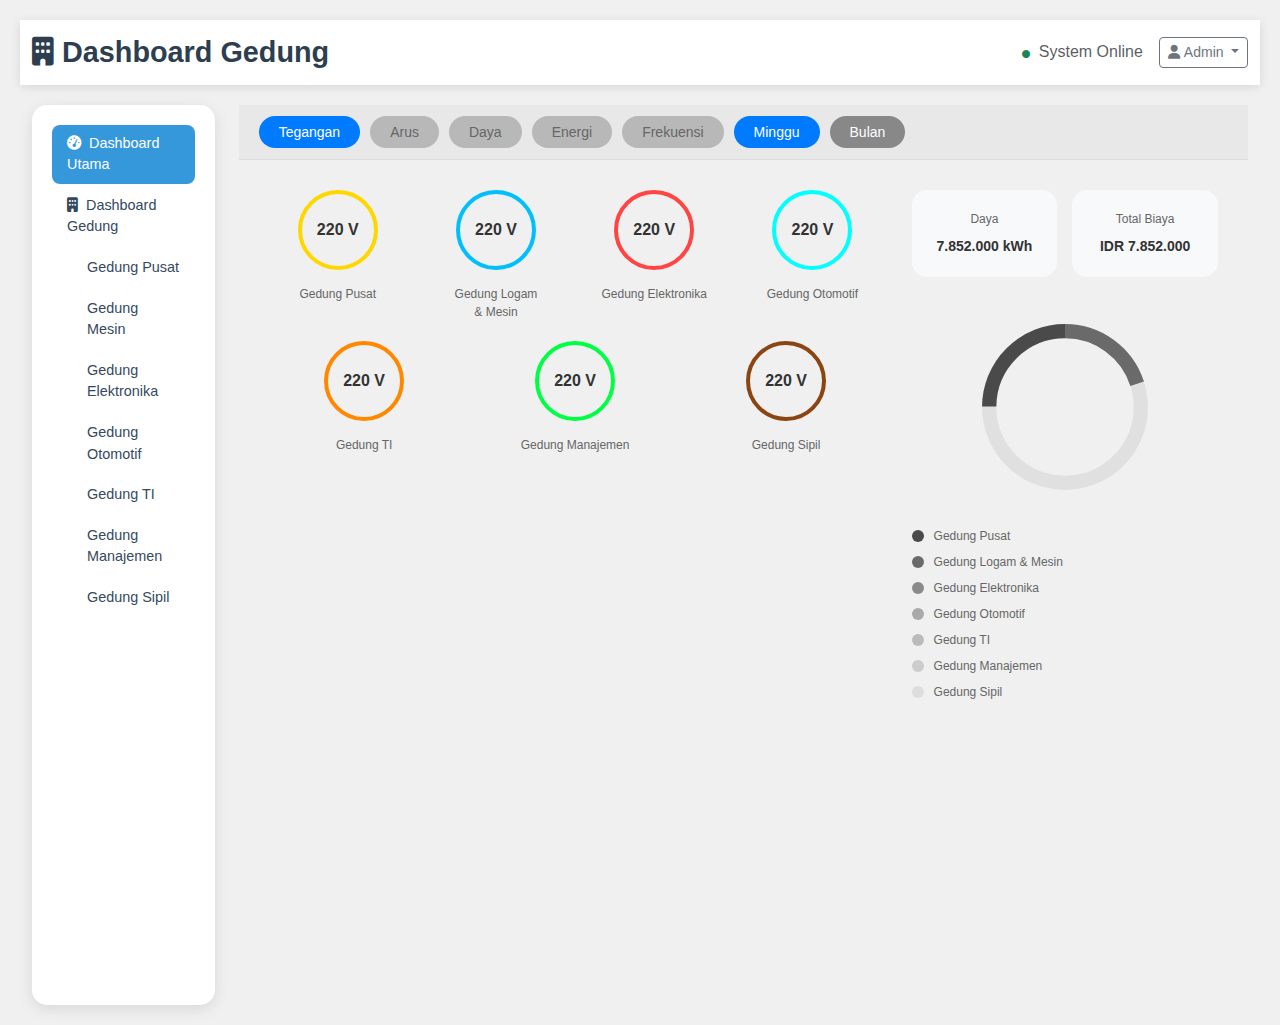
<file: templates/coba.html>
<!DOCTYPE html>
<html lang="id">
  <head>
    <meta charset="UTF-8" />
    <meta name="viewport" content="width=device-width, initial-scale=1.0" />
    <title>Dashboard Gedung</title>
    <link
      href="https://cdnjs.cloudflare.com/ajax/libs/bootstrap/5.3.0/css/bootstrap.min.css"
      rel="stylesheet"
    />
    <link
      href="https://cdnjs.cloudflare.com/ajax/libs/font-awesome/6.4.0/css/all.min.css"
      rel="stylesheet"
    />
    <style>
      body {
        background-color: #f0f0f0;
        font-family: 'Segoe UI', Tahoma, Geneva, Verdana, sans-serif;
        margin: 0;
        padding: 20px;
      }

      .header {
        background: white;
        padding: 15px 0;
        box-shadow: 0 2px 10px rgba(0, 0, 0, 0.1);
        margin-bottom: 20px;
      }

      .header h1 {
        color: #2c3e50;
        font-size: 1.8rem;
        font-weight: 600;
        margin: 0;
      }

      .sidebar {
        background: white;
        border-radius: 15px;
        padding: 20px;
        box-shadow: 0 4px 15px rgba(0, 0, 0, 0.1);
        height: fit-content;
      }

      .sidebar .nav-link {
        color: #34495e;
        padding: 8px 15px;
        border-radius: 8px;
        font-size: 0.9rem;
        margin-bottom: 3px;
      }

      .sidebar .nav-link.active {
        background-color: #3498db;
        color: white;
      }

      .sidebar .nav-link:hover {
        background-color: #ecf0f1;
        color: #2c3e50;
      }

      .sidebar .sub-item {
        margin-left: 20px;
        font-size: 0.85rem;
        color: #7f8c8d;
      }

      .tab-section {
        background: #e8e8e8;
        padding: 15px 20px;
        border-bottom: 1px solid #ddd;
      }

      .custom-tabs {
        display: flex;
        gap: 10px;
        align-items: center;
        margin: 0;
        padding: 0;
        list-style: none;
      }

      .tab-item {
        padding: 8px 20px;
        border-radius: 20px;
        background-color: #b8b8b8;
        color: #666;
        font-size: 14px;
        font-weight: 500;
        cursor: pointer;
        border: none;
        text-decoration: none;
      }

      .tab-item.active {
        background-color: #007bff;
        color: white;
      }

      .tab-item.minggu {
        background-color: #007bff;
        color: white;
        margin-left: auto;
      }

      .tab-item.bulan {
        background-color: #888;
        color: white;
      }

      .content-section {
        padding: 30px;
        display: flex;
        gap: 30px;
      }

      .voltage-section {
        flex: 2;
      }

      .stats-section {
        flex: 1;
      }

      .voltage-grid {
        display: grid;
        grid-template-columns: repeat(4, 1fr);
        gap: 20px;
        margin-bottom: 20px;
      }

      .voltage-row-2 {
        display: grid;
        grid-template-columns: repeat(3, 1fr);
        gap: 20px;
      }

      .voltage-circle {
        display: flex;
        flex-direction: column;
        align-items: center;
        text-align: center;
      }

      .circle {
        width: 80px;
        height: 80px;
        border-radius: 50%;
        display: flex;
        align-items: center;
        justify-content: center;
        border: 4px solid;
        margin-bottom: 10px;
      }

      .circle.yellow { border-color: #ffd700; }
      .circle.blue { border-color: #00bfff; }
      .circle.red { border-color: #ff4444; }
      .circle.cyan { border-color: #00ffff; }
      .circle.orange { border-color: #ff8800; }
      .circle.green { border-color: #00ff44; }
      .circle.brown { border-color: #8B4513; }

      .voltage-value {
        font-size: 16px;
        font-weight: bold;
        color: #333;
        margin: 0;
      }

      .voltage-label {
        font-size: 12px;
        color: #666;
        margin: 5px 0 0 0;
      }

      .stats-cards {
        display: flex;
        gap: 15px;
        margin-bottom: 30px;
      }

      .stat-card {
        flex: 1;
        background: #f8f9fa;
        border-radius: 15px;
        padding: 20px;
        text-align: center;
      }

      .stat-title {
        font-size: 12px;
        color: #666;
        margin: 0 0 8px 0;
      }

      .stat-value {
        font-size: 14px;
        font-weight: bold;
        color: #333;
        margin: 0;
      }

      .donut-section {
        text-align: center;
      }

      .donut-container {
        position: relative;
        width: 200px;
        height: 200px;
        margin: 0 auto 20px;
      }

      .donut-chart {
        width: 100%;
        height: 100%;
      }

      .donut-center {
        position: absolute;
        top: 50%;
        left: 50%;
        transform: translate(-50%, -50%);
        font-size: 18px;
        font-weight: bold;
        color: #666;
      }

      .legend {
        text-align: left;
      }

      .legend-item {
        display: flex;
        align-items: center;
        margin-bottom: 8px;
        font-size: 12px;
        color: #666;
      }

      .legend-dot {
        width: 12px;
        height: 12px;
        border-radius: 50%;
        margin-right: 10px;
      }

      .legend-dot.dot-1 { background-color: #4a4a4a; }
      .legend-dot.dot-2 { background-color: #6a6a6a; }
      .legend-dot.dot-3 { background-color: #8a8a8a; }
      .legend-dot.dot-4 { background-color: #aaa; }
      .legend-dot.dot-5 { background-color: #bbb; }
      .legend-dot.dot-6 { background-color: #ccc; }
      .legend-dot.dot-7 { background-color: #ddd; }
    </style>
  </head>
  <body>
    <!-- Header -->
    <div class="header">
      <div class="container-fluid">
        <div class="d-flex justify-content-between align-items-center">
          <h1><i class="fas fa-building me-2"></i>Dashboard Gedung</h1>
          <div class="d-flex align-items-center">
            <span class="me-3 text-muted">
              <i class="fas fa-circle text-success me-1" style="font-size: 8px"></i>
              System Online
            </span>
            <div class="dropdown">
              <button class="btn btn-outline-secondary btn-sm dropdown-toggle" type="button" data-bs-toggle="dropdown">
                <i class="fas fa-user me-1"></i>Admin
              </button>
              <ul class="dropdown-menu dropdown-menu-end">
                <li><a class="dropdown-item" href="#"><i class="fas fa-cog me-2"></i>Settings</a></li>
                <li><a class="dropdown-item" href="#"><i class="fas fa-sign-out-alt me-2"></i>Logout</a></li>
              </ul>
            </div>
          </div>
        </div>
      </div>
    </div>

    <div class="container-fluid">
  <div class="row">
    <!-- Sidebar -->
    <div class="col-md-2">
      <div class="sidebar" style="min-height: 100vh;">
        <nav class="nav flex-column">
          <a class="nav-link active" href="#"><i class="fas fa-tachometer-alt me-2"></i>Dashboard Utama</a>
          <a class="nav-link" href="#"><i class="fas fa-building me-2"></i>Dashboard Gedung</a>
          <div class="sub-item">
            <a class="nav-link" href="#">Gedung Pusat</a>
            <a class="nav-link" href="#">Gedung Mesin</a>
            <a class="nav-link" href="#">Gedung Elektronika</a>
            <a class="nav-link" href="#">Gedung Otomotif</a>
            <a class="nav-link" href="#">Gedung TI</a>
            <a class="nav-link" href="#">Gedung Manajemen</a>
            <a class="nav-link" href="#">Gedung Sipil</a>
          </div>
        </nav>
      </div>
    </div>

    <!-- Main Content -->
    <div class="col-md-10">

        <!-- Main Content -->
        <div class="tab-section">
          <ul class="custom-tabs">
            <li><a href="#" class="tab-item active">Tegangan</a></li>
            <li><a href="#" class="tab-item">Arus</a></li>
            <li><a href="#" class="tab-item">Daya</a></li>
            <li><a href="#" class="tab-item">Energi</a></li>
            <li><a href="#" class="tab-item">Frekuensi</a></li>
            <li><a href="#" class="tab-item minggu">Minggu</a></li>
            <li><a href="#" class="tab-item bulan">Bulan</a></li>
          </ul>
        </div>

        <!-- Content Section -->
        <div class="content-section">
          <!-- Voltage Section -->
          <div class="voltage-section">
            <div class="voltage-grid">
              <div class="voltage-circle">
                <div class="circle yellow">
                  <span class="voltage-value">220 V</span>
                </div>
                <p class="voltage-label">Gedung Pusat</p>
              </div>
              <div class="voltage-circle">
                <div class="circle blue">
                  <span class="voltage-value">220 V</span>
                </div>
                <p class="voltage-label">Gedung Logam<br>& Mesin</p>
              </div>
              <div class="voltage-circle">
                <div class="circle red">
                  <span class="voltage-value">220 V</span>
                </div>
                <p class="voltage-label">Gedung Elektronika</p>
              </div>
              <div class="voltage-circle">
                <div class="circle cyan">
                  <span class="voltage-value">220 V</span>
                </div>
                <p class="voltage-label">Gedung Otomotif</p>
              </div>
            </div>

            <div class="voltage-row-2">
              <div class="voltage-circle">
                <div class="circle orange">
                  <span class="voltage-value">220 V</span>
                </div>
                <p class="voltage-label">Gedung TI</p>
              </div>
              <div class="voltage-circle">
                <div class="circle green">
                  <span class="voltage-value">220 V</span>
                </div>
                <p class="voltage-label">Gedung Manajemen</p>
              </div>
              <div class="voltage-circle">
                <div class="circle brown">
                  <span class="voltage-value">220 V</span>
                </div>
                <p class="voltage-label">Gedung Sipil</p>
              </div>
            </div>
          </div>

          <!-- Stats Section -->
          <div class="stats-section">
            <div class="stats-cards">
              <div class="stat-card">
                <p class="stat-title">Daya</p>
                <p class="stat-value">7.852.000 kWh</p>
              </div>
              <div class="stat-card">
                <p class="stat-title">Total Biaya</p>
                <p class="stat-value">IDR 7.852.000</p>
              </div>
            </div>

            <div class="donut-section">
              <div class="donut-container">
                <svg class="donut-chart" viewBox="0 0 42 42">
                  <circle cx="21" cy="21" r="15.915" fill="transparent" stroke="#e0e0e0" stroke-width="3"></circle>
                  <circle cx="21" cy="21" r="15.915" fill="transparent" stroke="#4a4a4a" stroke-width="3" stroke-dasharray="25 75" stroke-dashoffset="25" transform="rotate(-90 21 21)"></circle>
                  <circle cx="21" cy="21" r="15.915" fill="transparent" stroke="#6a6a6a" stroke-width="3" stroke-dasharray="20 80" stroke-dashoffset="0" transform="rotate(-90 21 21)"></circle>
                </svg>
              </div>

              <div class="legend">
                <div class="legend-item"><div class="legend-dot dot-1"></div><span>Gedung Pusat</span></div>
                <div class="legend-item"><div class="legend-dot dot-2"></div><span>Gedung Logam & Mesin</span></div>
                <div class="legend-item"><div class="legend-dot dot-3"></div><span>Gedung Elektronika</span></div>
                <div class="legend-item"><div class="legend-dot dot-4"></div><span>Gedung Otomotif</span></div>
                <div class="legend-item"><div class="legend-dot dot-5"></div><span>Gedung TI</span></div>
                <div class="legend-item"><div class="legend-dot dot-6"></div><span>Gedung Manajemen</span></div>
                <div class="legend-item"><div class="legend-dot dot-7"></div><span>Gedung Sipil</span></div>
              </div>
            </div>
          </div>
        </div>
      </div>
    </div>

    <script src="https://cdnjs.cloudflare.com/ajax/libs/bootstrap/5.3.0/js/bootstrap.bundle.min.js"></script>
  </body>
</html>
</file>
